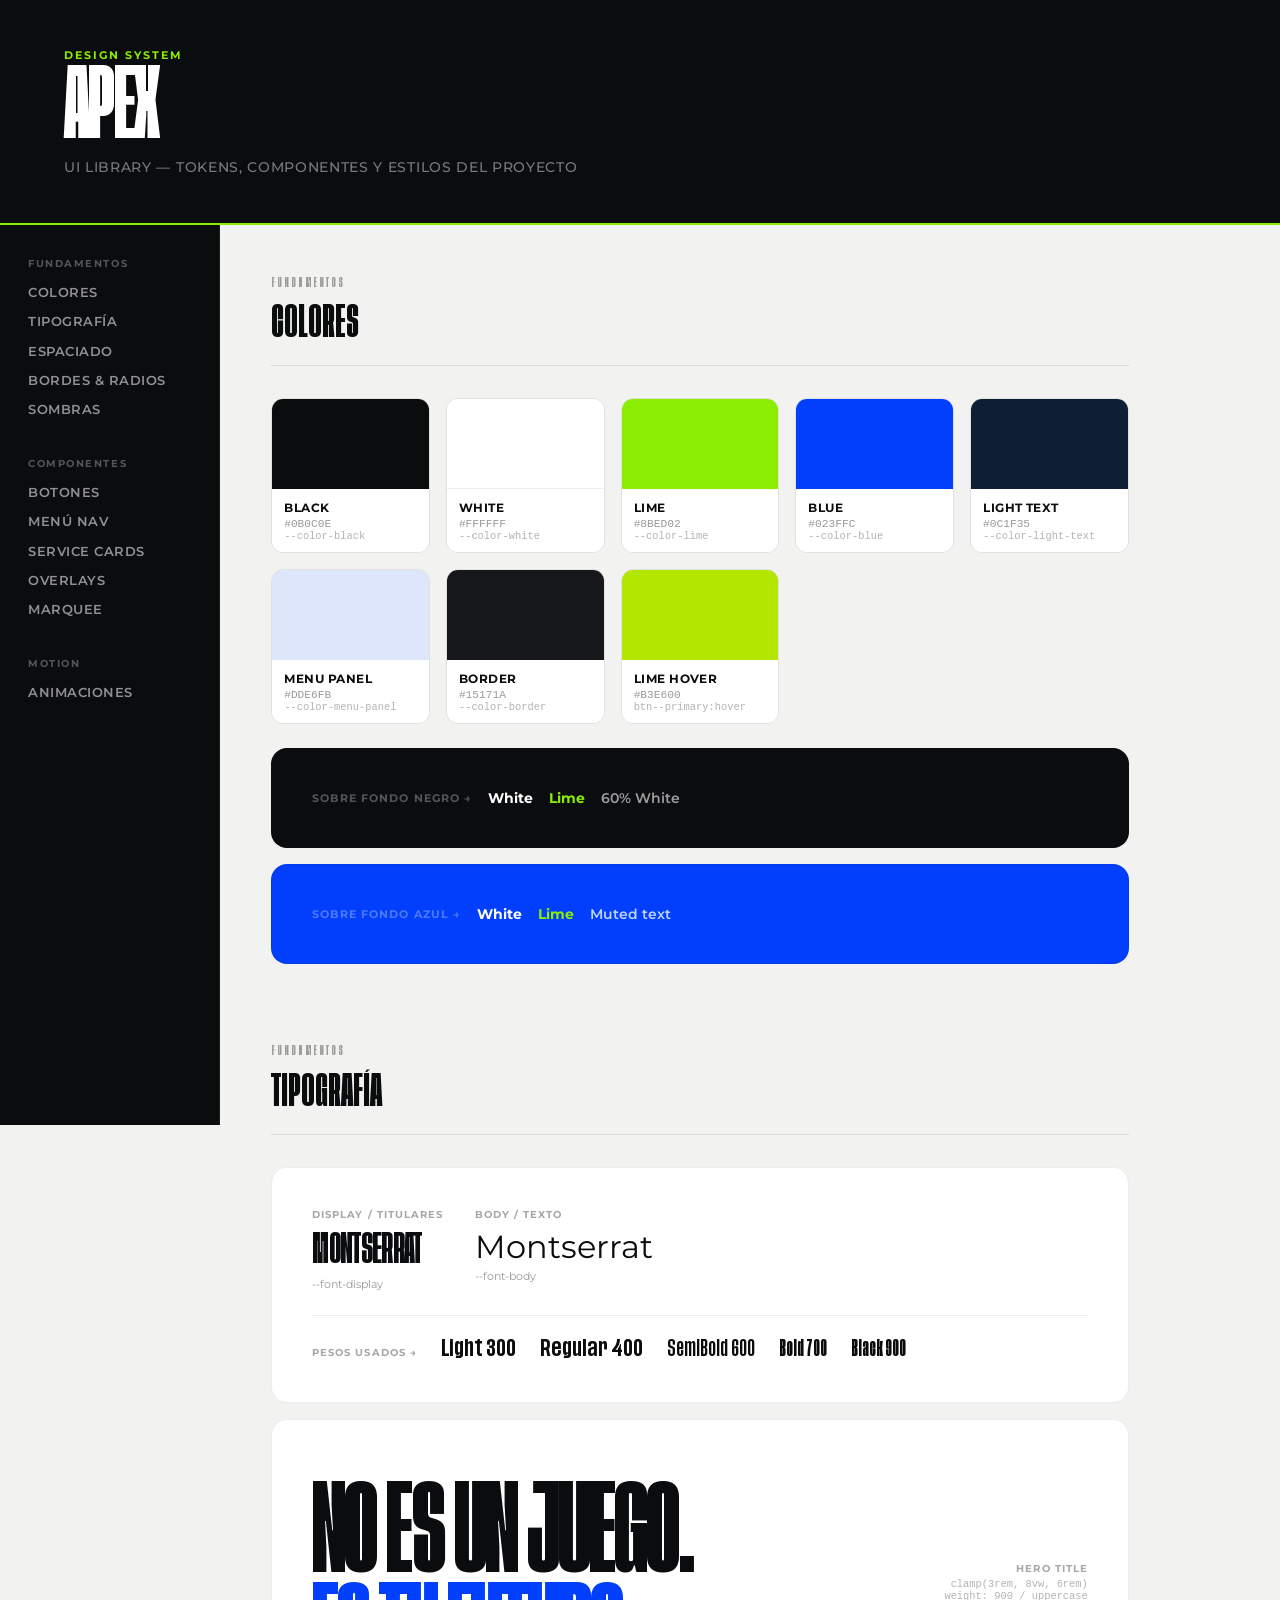
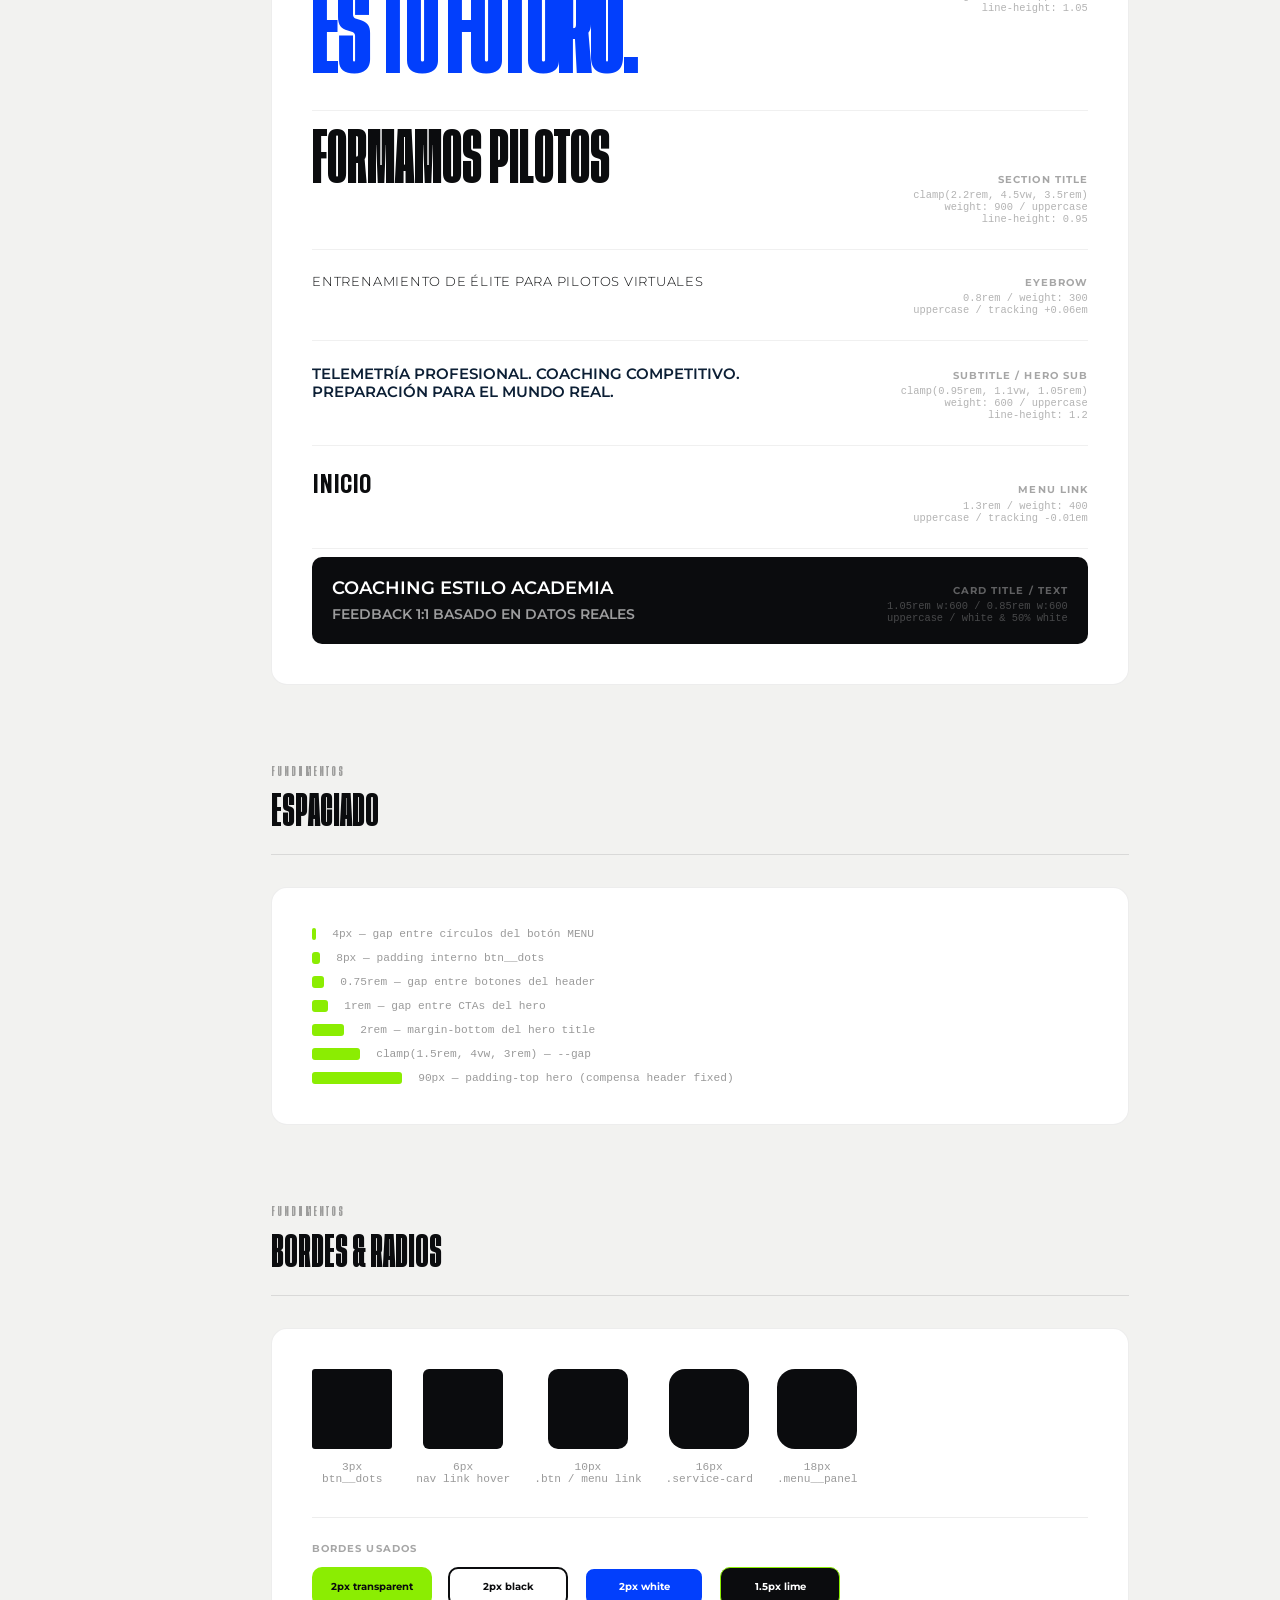
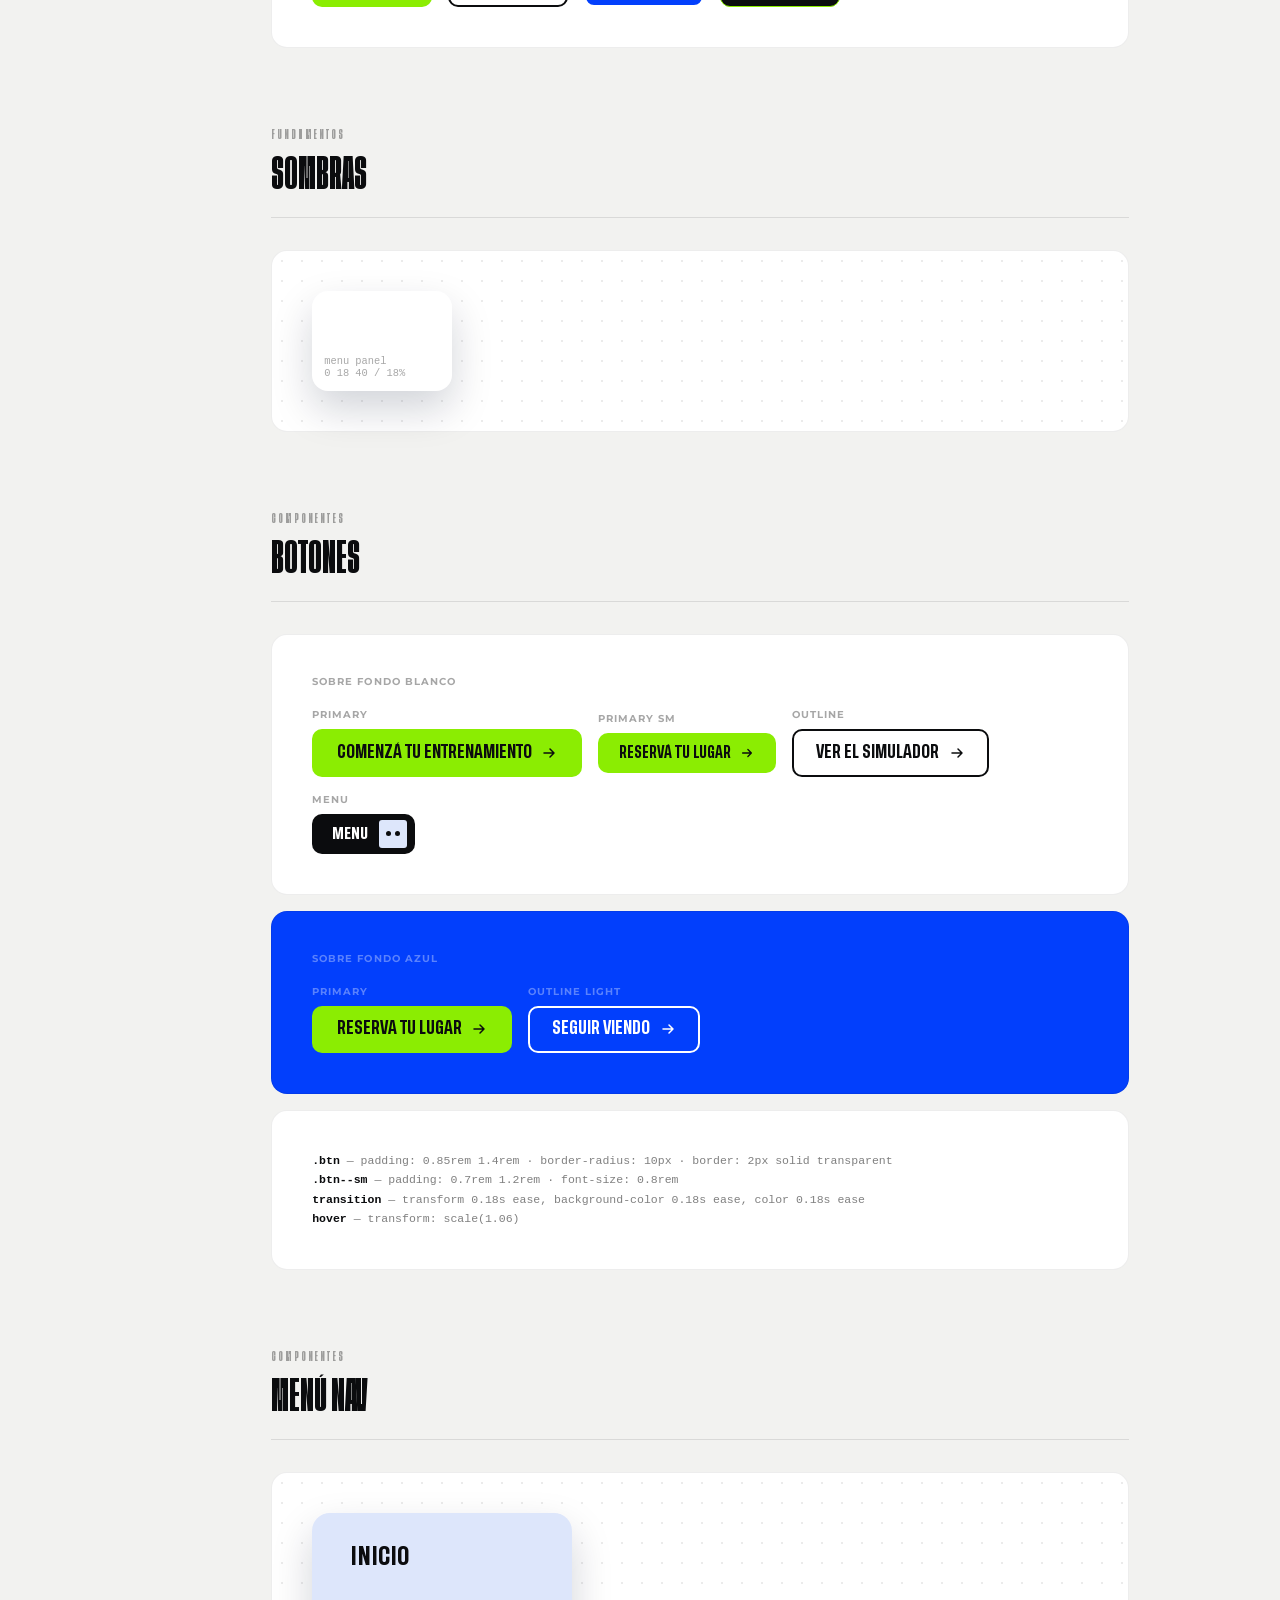
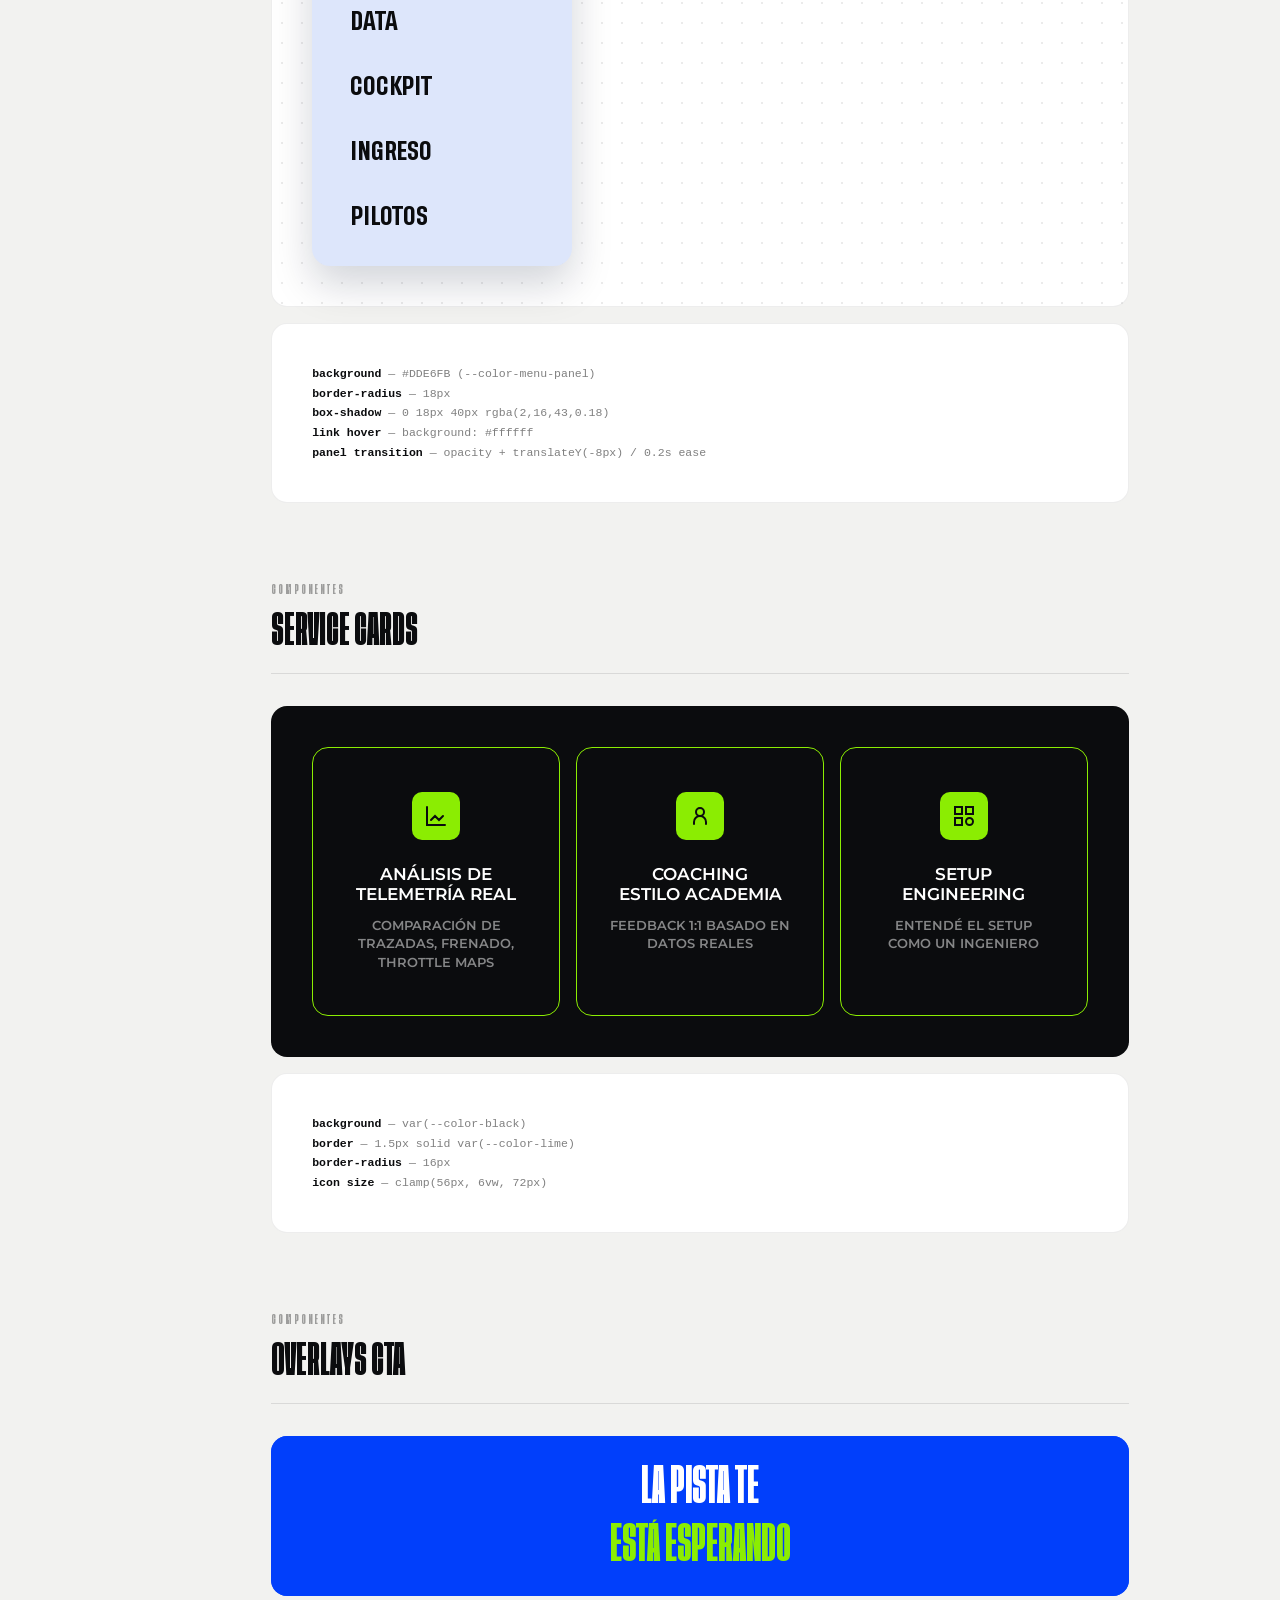
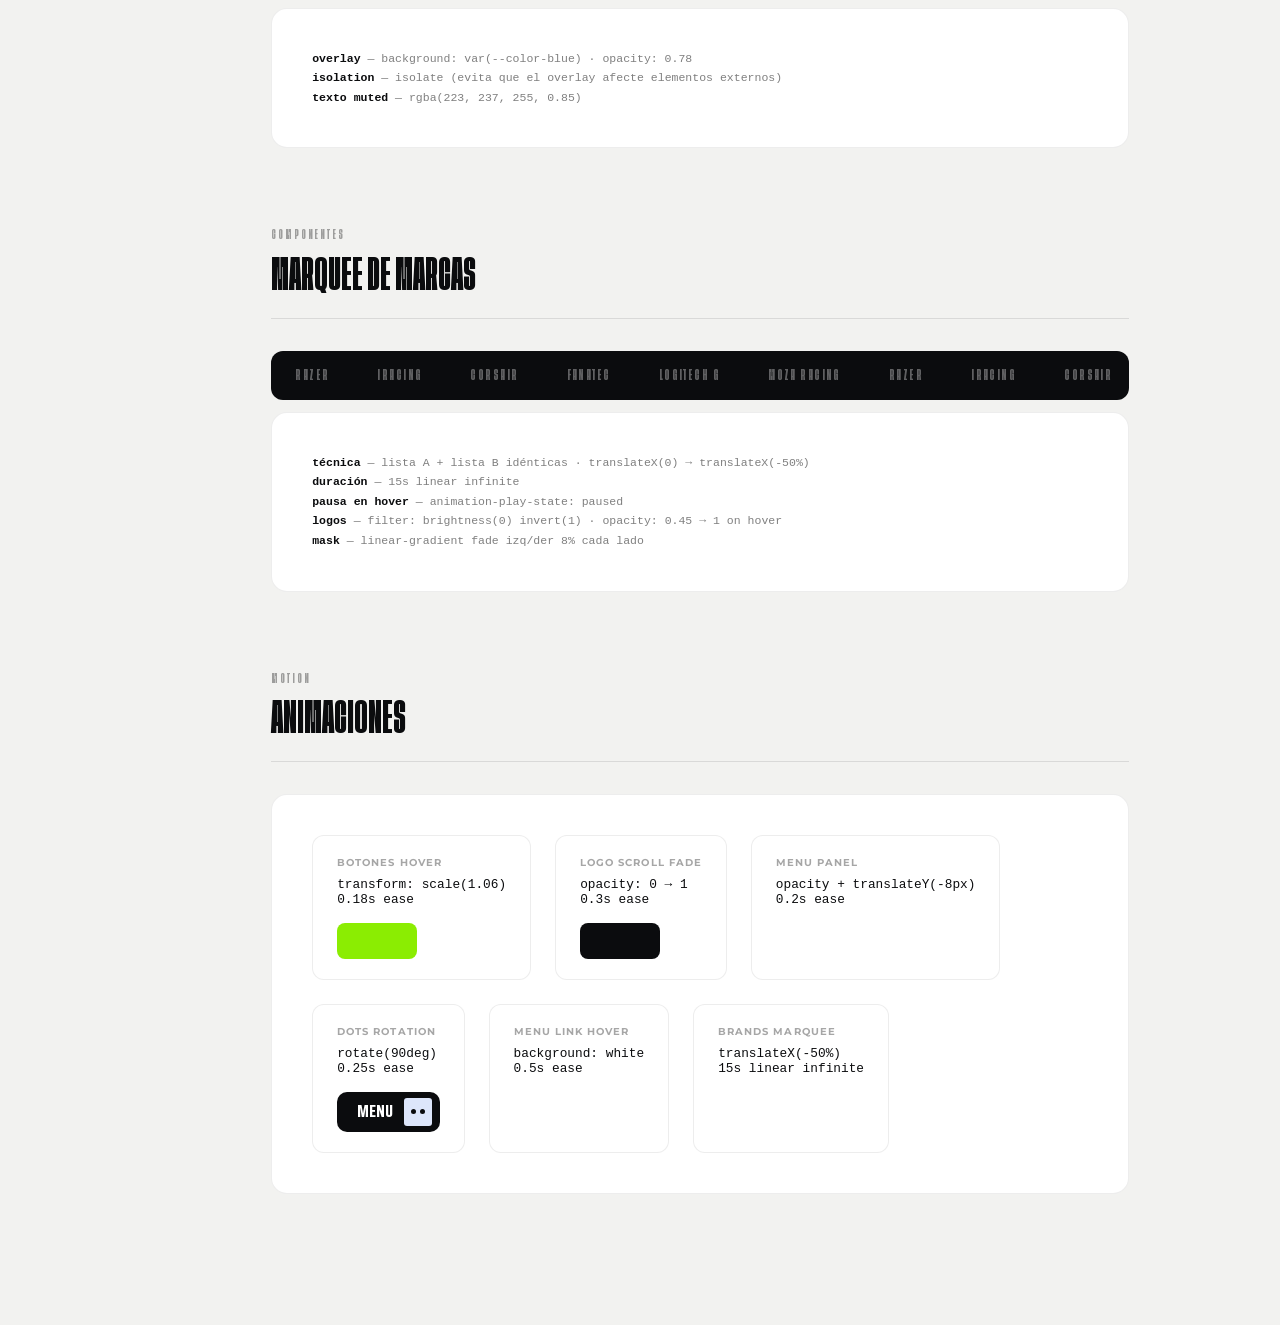
<file: seccion2.html>
<!DOCTYPE html>
<html lang="es">
<head>
  <meta charset="UTF-8" />
  <meta name="viewport" content="width=device-width, initial-scale=1.0" />
  <title>APEX — UI Library</title>

  <link rel="preconnect" href="https://fonts.googleapis.com">
  <link rel="preconnect" href="https://fonts.gstatic.com" crossorigin>
  <link href="https://fonts.googleapis.com/css2?family=Montserrat:ital,wght@0,100..900;1,100..900&display=swap" rel="stylesheet">
  <link href="https://fonts.googleapis.com/css2?family=Archivo+Black&family=Inter:wght@400;500;600;700&display=swap" rel="stylesheet">
  <link rel="stylesheet" href="fonts.css">

  <style>
    /* =============================================
       TOKENS — copiados 1:1 del styles.css del proyecto
    ============================================= */
    :root {
      --color-black:       #0b0c0e;
      --color-white:       #ffffff;
      --color-lime:        #8bed02;
      --color-blue:        #023ffc;
      --color-light-text:  #0c1f35;
      --color-border:      #15171a;
      --color-menu-panel:  #dde6fb;

      --font-display: 'Tusker', 'Arial Narrow', sans-serif;
      --font-body:    'Montserrat', system-ui, sans-serif;

      --container: 1200px;
      --gap: clamp(1.5rem, 4vw, 3rem);
    }

    /* =============================================
       RESET MÍNIMO
    ============================================= */
    *, *::before, *::after { margin: 0; padding: 0; box-sizing: border-box; }
    html { scroll-behavior: smooth; }
    body {
      font-family: var(--font-body);
      background: #f2f2f0;
      color: var(--color-black);
      overflow-x: hidden;
    }
    a { text-decoration: none; color: inherit; }
    img { max-width: 100%; display: block; }

    /* =============================================
       LAYOUT DE LA BIBLIOTECA
    ============================================= */
    .lib-header {
      background: var(--color-black);
      color: var(--color-white);
      padding: 3rem clamp(1.5rem, 5vw, 4rem);
      border-bottom: 2px solid var(--color-lime);
    }
    .lib-header__label {
      font-size: 0.7rem;
      font-weight: 700;
      letter-spacing: 0.18em;
      text-transform: uppercase;
      color: var(--color-lime);
      margin-bottom: 0.5rem;
    }
    .lib-header__title {
      font-family: var(--font-display);
      font-weight: 900;
      font-size: clamp(2.5rem, 6vw, 5rem);
      text-transform: uppercase;
      line-height: 1;
      letter-spacing: -0.02em;
    }
    .lib-header__sub {
      margin-top: 0.75rem;
      font-size: 0.85rem;
      font-weight: 500;
      color: rgba(255,255,255,0.45);
      text-transform: uppercase;
      letter-spacing: 0.05em;
    }

    /* Nav lateral sticky */
    .lib-layout {
      display: grid;
      grid-template-columns: 220px 1fr;
      min-height: 100vh;
      max-width: 100%;
    }
    .lib-nav {
      position: sticky;
      top: 0;
      height: 100vh;
      overflow-y: auto;
      background: var(--color-black);
      padding: 2rem 1.25rem;
      border-right: 1px solid rgba(255,255,255,0.07);
    }
    .lib-nav__section {
      margin-bottom: 2rem;
    }
    .lib-nav__label {
      font-size: 0.65rem;
      font-weight: 700;
      letter-spacing: 0.15em;
      text-transform: uppercase;
      color: rgba(255,255,255,0.3);
      margin-bottom: 0.5rem;
      padding-left: 0.5rem;
    }
    .lib-nav a {
      display: block;
      font-size: 0.8rem;
      font-weight: 600;
      text-transform: uppercase;
      letter-spacing: 0.04em;
      color: rgba(255,255,255,0.55);
      padding: 0.45rem 0.5rem;
      border-radius: 6px;
      transition: color 0.15s ease, background 0.15s ease;
    }
    .lib-nav a:hover {
      color: var(--color-lime);
      background: rgba(139,237,2,0.07);
    }

    .lib-content {
      padding: clamp(2rem, 4vw, 4rem) clamp(1.5rem, 4vw, 3.5rem);
      max-width: 960px;
    }

    /* Sección individual */
    .lib-section {
      margin-bottom: 5rem;
    }
    .lib-section__title {
      font-family: var(--font-display);
      font-weight: 900;
      font-size: 0.65rem;
      letter-spacing: 0.18em;
      text-transform: uppercase;
      color: rgba(0,0,0,0.35);
      margin-bottom: 0.4rem;
    }
    .lib-section__name {
      font-family: var(--font-display);
      font-weight: 900;
      font-size: clamp(1.6rem, 3vw, 2.2rem);
      text-transform: uppercase;
      color: var(--color-black);
      margin-bottom: 2rem;
      padding-bottom: 1rem;
      border-bottom: 1.5px solid rgba(0,0,0,0.1);
    }

    /* Canvas de muestra */
    .lib-canvas {
      background: var(--color-white);
      border-radius: 16px;
      padding: 2.5rem;
      margin-bottom: 1rem;
      border: 1px solid rgba(0,0,0,0.07);
    }
    .lib-canvas--dark {
      background: var(--color-black);
    }
    .lib-canvas--blue {
      background: var(--color-blue);
    }
    .lib-canvas--grid {
      background-image: radial-gradient(circle, rgba(0,0,0,0.08) 1px, transparent 1px);
      background-size: 20px 20px;
    }

    /* Token chip */
    .token-tag {
      display: inline-block;
      font-family: 'Courier New', monospace;
      font-size: 0.7rem;
      background: rgba(0,0,0,0.06);
      color: rgba(0,0,0,0.5);
      border-radius: 4px;
      padding: 0.2rem 0.5rem;
      margin-top: 0.35rem;
    }
    .token-tag--light {
      background: rgba(255,255,255,0.12);
      color: rgba(255,255,255,0.5);
    }

    /* =============================================
       COLORES
    ============================================= */
    .color-grid {
      display: grid;
      grid-template-columns: repeat(auto-fill, minmax(140px, 1fr));
      gap: 1rem;
    }
    .color-swatch {
      border-radius: 12px;
      overflow: hidden;
      border: 1px solid rgba(0,0,0,0.07);
    }
    .color-swatch__block {
      height: 90px;
    }
    .color-swatch__info {
      background: var(--color-white);
      padding: 0.65rem 0.75rem;
    }
    .color-swatch__name {
      font-size: 0.75rem;
      font-weight: 700;
      text-transform: uppercase;
      letter-spacing: 0.04em;
      color: var(--color-black);
      margin-bottom: 0.2rem;
    }
    .color-swatch__hex {
      font-family: 'Courier New', monospace;
      font-size: 0.7rem;
      color: rgba(0,0,0,0.4);
    }
    .color-swatch__var {
      font-family: 'Courier New', monospace;
      font-size: 0.65rem;
      color: rgba(0,0,0,0.3);
    }

    /* =============================================
       TIPOGRAFÍA — estilos del proyecto
    ============================================= */
    .type-row {
      padding: 1.5rem 0;
      border-bottom: 1px solid rgba(0,0,0,0.06);
      display: flex;
      align-items: baseline;
      justify-content: space-between;
      gap: 2rem;
      flex-wrap: wrap;
    }
    .type-row:last-child { border-bottom: none; }
    .type-meta {
      flex-shrink: 0;
      text-align: right;
    }
    .type-meta__role {
      font-size: 0.65rem;
      font-weight: 700;
      text-transform: uppercase;
      letter-spacing: 0.1em;
      color: rgba(0,0,0,0.35);
    }
    .type-meta__spec {
      font-family: 'Courier New', monospace;
      font-size: 0.65rem;
      color: rgba(0,0,0,0.3);
      margin-top: 0.2rem;
    }

    /* Estilos tipográficos reales del proyecto */
    .t-hero-title {
      font-family: var(--font-display);
      font-weight: 900;
      text-transform: uppercase;
      line-height: 1.05;
      font-size: clamp(3rem, 8vw, 6rem);
      letter-spacing: -0.02em;
    }
    .t-hero-title--dark  { color: var(--color-black); }
    .t-hero-title--blue  { color: var(--color-blue); }

    .t-section-title {
      font-family: var(--font-display);
      font-weight: 900;
      text-transform: uppercase;
      line-height: 0.95;
      font-size: clamp(2.2rem, 4.5vw, 3.5rem);
      color: var(--color-black);
    }

    .t-cta-title {
      font-family: var(--font-display);
      font-weight: 900;
      text-transform: uppercase;
      line-height: 1.06;
      font-size: clamp(3rem, 8vw, 6rem);
      color: var(--color-white);
    }
    .t-cta-title span { color: var(--color-lime); }

    .t-eyebrow {
      font-size: 0.8rem;
      font-weight: 300;
      text-transform: uppercase;
      letter-spacing: 0.06em;
      color: var(--color-black);
    }

    .t-subtitle {
      font-size: clamp(0.95rem, 1.1vw, 1.05rem);
      font-weight: 600;
      line-height: 1.2;
      text-transform: uppercase;
      color: var(--color-light-text);
    }

    .t-card-title {
      font-family: var(--font-body);
      font-weight: 600;
      text-transform: uppercase;
      line-height: 1.2;
      font-size: clamp(1rem, 1.4vw, 1.15rem);
      color: var(--color-white);
    }

    .t-card-text {
      font-size: 0.85rem;
      font-weight: 600;
      text-transform: uppercase;
      line-height: 1.4;
      color: rgba(255,255,255,0.6);
    }

    .t-menu-link {
      font-family: var(--font-display);
      font-weight: 400;
      text-transform: uppercase;
      font-size: 1.3rem;
      letter-spacing: -0.01em;
      color: var(--color-black);
    }

    .t-services-sub {
      font-size: clamp(0.85rem, 1vw, 0.95rem);
      font-weight: 700;
      text-transform: uppercase;
      line-height: 1.45;
      color: var(--color-light-text);
    }

    /* =============================================
       BOTONES — copiados exactos del proyecto
    ============================================= */
    .btn {
      display: inline-flex;
      align-items: center;
      justify-content: center;
      gap: 0.6rem;
      line-height: 1;
      font-family: var(--font-display);
      font-weight: 400;
      text-transform: uppercase;
      padding: 0.85rem 1.4rem;
      border-radius: 10px;
      border: 2px solid transparent;
      cursor: pointer;
      transition: transform 0.18s ease, background-color 0.18s ease, color 0.18s ease;
      white-space: nowrap;
      font-size: 0.9rem;
    }
    .btn--primary { background: var(--color-lime); color: var(--color-black); }
    .btn--primary:hover { transform: scale(1.06); background: #b3e600; }
    .btn--outline { background: transparent; border-color: var(--color-black); color: var(--color-black); }
    .btn--outline:hover { transform: scale(1.06); background: var(--color-black); color: var(--color-white); }
    .btn--menu {
      background: var(--color-black); color: var(--color-white);
      font-size: 0.85rem;
      padding: 0.7rem 2.8rem 0.7rem 1.1rem;
      position: relative;
    }
    .btn--menu:hover { transform: scale(1.06); background: #1b1d20; }
    .btn--outline-light { background: transparent; border-color: var(--color-white); color: var(--color-white); }
    .btn--outline-light:hover { transform: scale(1.06); background: var(--color-white); color: var(--color-blue); }
    .btn--sm { padding: 0.7rem 1.2rem; font-size: 0.8rem; }

    .btn__dots {
      position: absolute; top: 50%; right: 6px;
      transform: translateY(-50%);
      display: inline-flex; align-items: center; justify-content: center;
      background: var(--color-menu-panel);
      border-radius: 3px; aspect-ratio: 1/1; height: calc(100% - 8px);
    }
    .btn__dots-inner {
      display: inline-flex; align-items: center; justify-content: center;
      width: 100%; height: 100%; gap: 4px;
      transition: transform 0.25s ease;
    }
    .btn--menu:hover .btn__dots-inner { transform: rotate(90deg); }
    .btn__dots-inner span {
      width: 5px; height: 5px; border-radius: 50%;
      background: var(--color-black); flex-shrink: 0;
    }

    .btn-row {
      display: flex;
      flex-wrap: wrap;
      gap: 1rem;
      align-items: center;
    }

    /* Label de botón en la biblioteca */
    .btn-item {
      display: flex;
      flex-direction: column;
      align-items: flex-start;
      gap: 0.5rem;
    }
    .btn-item__label {
      font-size: 0.65rem;
      font-weight: 700;
      text-transform: uppercase;
      letter-spacing: 0.1em;
      color: rgba(0,0,0,0.35);
    }
    .btn-item--light .btn-item__label {
      color: rgba(255,255,255,0.35);
    }

    /* =============================================
       TARJETA DE SERVICIO — copiada exacta
    ============================================= */
    .service-card {
      background: var(--color-black);
      border: 1.5px solid var(--color-lime);
      border-radius: 16px;
      padding: clamp(2rem, 4vw, 2.75rem) clamp(1.25rem, 3vw, 2rem);
      display: flex;
      flex-direction: column;
      align-items: center;
      text-align: center;
    }
    .service-card__icon {
      width: 48px; height: 48px;
      background: var(--color-lime);
      border-radius: 10px;
      margin-bottom: 1.5rem;
      display: flex; align-items: center; justify-content: center;
    }
    .service-card__icon svg { width: 24px; height: 24px; }
    .service-card__title {
      font-family: var(--font-body); font-weight: 600;
      text-transform: uppercase; line-height: 1.2;
      font-size: 1.05rem; color: var(--color-white); margin-bottom: 0.75rem;
    }
    .service-card__text {
      font-size: 0.82rem; font-weight: 600; text-transform: uppercase;
      line-height: 1.4; color: rgba(255,255,255,0.5); max-width: 26ch;
    }

    /* =============================================
       PANEL DE MENÚ
    ============================================= */
    .menu__panel-demo {
      background: var(--color-menu-panel);
      border-radius: 18px;
      padding: 1.5rem 1.75rem;
      box-shadow: 0 18px 40px rgba(2, 16, 43, 0.18);
      max-width: 260px;
    }
    .menu__list { list-style: none; display: flex; flex-direction: column; gap: 1.25rem; }
    .menu__link {
      padding: 5px 10px 10px;
      border-radius: 10px;
      display: block;
      font-family: var(--font-display);
      font-weight: 400;
      text-transform: uppercase;
      font-size: 1.3rem;
      letter-spacing: -0.01em;
      color: var(--color-black);
      transition: background 0.3s ease;
    }
    .menu__link:hover { background: #ffffff; }

    /* =============================================
       RADIO / BORDER-RADIUS
    ============================================= */
    .radius-grid {
      display: flex;
      flex-wrap: wrap;
      gap: 1.5rem;
      align-items: flex-end;
    }
    .radius-item {
      display: flex;
      flex-direction: column;
      align-items: center;
      gap: 0.75rem;
    }
    .radius-block {
      background: var(--color-black);
      width: 80px; height: 80px;
    }
    .radius-item__label {
      font-family: 'Courier New', monospace;
      font-size: 0.7rem;
      color: rgba(0,0,0,0.4);
      text-align: center;
    }

    /* =============================================
       ESPACIADO / SPACING
    ============================================= */
    .spacing-rows { display: flex; flex-direction: column; gap: 0.75rem; }
    .spacing-row {
      display: flex;
      align-items: center;
      gap: 1rem;
    }
    .spacing-bar {
      background: var(--color-lime);
      height: 12px;
      border-radius: 3px;
      flex-shrink: 0;
    }
    .spacing-label {
      font-family: 'Courier New', monospace;
      font-size: 0.7rem;
      color: rgba(0,0,0,0.4);
      white-space: nowrap;
    }

    /* =============================================
       SOMBRAS / SHADOWS
    ============================================= */
    .shadow-grid {
      display: flex;
      flex-wrap: wrap;
      gap: 2rem;
    }
    .shadow-item {
      background: var(--color-white);
      border-radius: 16px;
      width: 140px; height: 100px;
      display: flex;
      align-items: flex-end;
      padding: 0.75rem;
    }
    .shadow-item__label {
      font-family: 'Courier New', monospace;
      font-size: 0.65rem;
      color: rgba(0,0,0,0.35);
    }

    /* =============================================
       OVERLAY / BLEND MODES
    ============================================= */
    .overlay-demo {
      border-radius: 16px;
      overflow: hidden;
      position: relative;
      height: 160px;
      background: var(--color-blue);
      display: flex;
      align-items: center;
      justify-content: center;
    }
    .overlay-demo__tint {
      position: absolute; inset: 0;
      background: var(--color-blue);
      opacity: 0.78;
    }
    .overlay-demo__text {
      position: relative; z-index: 1;
      font-family: var(--font-display);
      font-weight: 900;
      font-size: 2.5rem;
      text-transform: uppercase;
      color: var(--color-white);
      text-align: center;
    }
    .overlay-demo__text span { color: var(--color-lime); }

    /* =============================================
       ANIMACIONES
    ============================================= */
    .anim-grid {
      display: flex;
      flex-wrap: wrap;
      gap: 1.5rem;
    }
    .anim-item {
      background: var(--color-white);
      border: 1px solid rgba(0,0,0,0.07);
      border-radius: 12px;
      padding: 1.25rem 1.5rem;
      display: flex;
      flex-direction: column;
      gap: 0.5rem;
    }
    .anim-item__label {
      font-size: 0.65rem;
      font-weight: 700;
      text-transform: uppercase;
      letter-spacing: 0.1em;
      color: rgba(0,0,0,0.35);
    }
    .anim-item__value {
      font-family: 'Courier New', monospace;
      font-size: 0.8rem;
      color: var(--color-black);
    }
    .anim-demo-btn {
      margin-top: 0.5rem;
      width: 80px; height: 36px;
      border-radius: 8px;
      background: var(--color-lime);
      border: none; cursor: pointer;
    }
    .anim-demo-btn--scale { transition: transform 0.18s ease; }
    .anim-demo-btn--scale:hover { transform: scale(1.06); }
    .anim-demo-btn--fade { transition: opacity 0.3s ease; }
    .anim-demo-btn--fade:hover { opacity: 0; }

    /* Marquee demo */
    .marquee-demo {
      background: var(--color-black);
      border-radius: 12px;
      overflow: hidden;
      padding: 1rem 0;
    }
    .marquee-track {
      display: flex;
      width: max-content;
      animation: marquee-scroll 8s linear infinite;
    }
    .marquee-list {
      display: flex;
      align-items: center;
      gap: 3rem;
      list-style: none;
      padding: 0 1.5rem;
    }
    .marquee-list li {
      font-family: var(--font-display);
      font-weight: 700;
      font-size: 0.75rem;
      text-transform: uppercase;
      letter-spacing: 0.12em;
      color: rgba(255,255,255,0.35);
      white-space: nowrap;
    }
    @keyframes marquee-scroll {
      from { transform: translateX(0); }
      to   { transform: translateX(-50%); }
    }

    /* =============================================
       DIVIDER
    ============================================= */
    .lib-divider {
      border: none;
      border-top: 1px solid rgba(0,0,0,0.08);
      margin: 3rem 0;
    }

    /* =============================================
       LOGO DEMO
    ============================================= */
    .logo-demo {
      font-family: var(--font-display);
      font-size: 1.6rem;
      font-weight: 900;
      text-transform: uppercase;
      letter-spacing: -0.02em;
      color: var(--color-white);
    }

    /* responsive: ocultar nav lateral en mobile */
    @media (max-width: 700px) {
      .lib-layout { grid-template-columns: 1fr; }
      .lib-nav { display: none; }
    }
  </style>
</head>
<body>

  <!-- ===== HEADER ===== -->
  <div class="lib-header">
    <p class="lib-header__label">Design System</p>
    <h1 class="lib-header__title">APEX</h1>
    <p class="lib-header__sub">UI Library — Tokens, componentes y estilos del proyecto</p>
  </div>

  <div class="lib-layout">

    <!-- ===== NAV LATERAL ===== -->
    <nav class="lib-nav">
      <div class="lib-nav__section">
        <p class="lib-nav__label">Fundamentos</p>
        <a href="#colores">Colores</a>
        <a href="#tipografia">Tipografía</a>
        <a href="#espaciado">Espaciado</a>
        <a href="#bordes">Bordes & radios</a>
        <a href="#sombras">Sombras</a>
      </div>
      <div class="lib-nav__section">
        <p class="lib-nav__label">Componentes</p>
        <a href="#botones">Botones</a>
        <a href="#menu">Menú nav</a>
        <a href="#cards">Service cards</a>
        <a href="#overlays">Overlays</a>
        <a href="#marquee">Marquee</a>
      </div>
      <div class="lib-nav__section">
        <p class="lib-nav__label">Motion</p>
        <a href="#animaciones">Animaciones</a>
      </div>
    </nav>

    <!-- ===== CONTENIDO ===== -->
    <main class="lib-content">

      <!-- ===== COLORES ===== -->
      <section class="lib-section" id="colores">
        <p class="lib-section__title">Fundamentos</p>
        <h2 class="lib-section__name">Colores</h2>

        <div class="color-grid">

          <div class="color-swatch">
            <div class="color-swatch__block" style="background:#0b0c0e;"></div>
            <div class="color-swatch__info">
              <p class="color-swatch__name">Black</p>
              <p class="color-swatch__hex">#0B0C0E</p>
              <p class="color-swatch__var">--color-black</p>
            </div>
          </div>

          <div class="color-swatch">
            <div class="color-swatch__block" style="background:#ffffff; border-bottom:1px solid #eee;"></div>
            <div class="color-swatch__info">
              <p class="color-swatch__name">White</p>
              <p class="color-swatch__hex">#FFFFFF</p>
              <p class="color-swatch__var">--color-white</p>
            </div>
          </div>

          <div class="color-swatch">
            <div class="color-swatch__block" style="background:#8bed02;"></div>
            <div class="color-swatch__info">
              <p class="color-swatch__name">Lime</p>
              <p class="color-swatch__hex">#8BED02</p>
              <p class="color-swatch__var">--color-lime</p>
            </div>
          </div>

          <div class="color-swatch">
            <div class="color-swatch__block" style="background:#023ffc;"></div>
            <div class="color-swatch__info">
              <p class="color-swatch__name">Blue</p>
              <p class="color-swatch__hex">#023FFC</p>
              <p class="color-swatch__var">--color-blue</p>
            </div>
          </div>

          <div class="color-swatch">
            <div class="color-swatch__block" style="background:#0c1f35;"></div>
            <div class="color-swatch__info">
              <p class="color-swatch__name">Light Text</p>
              <p class="color-swatch__hex">#0C1F35</p>
              <p class="color-swatch__var">--color-light-text</p>
            </div>
          </div>

          <div class="color-swatch">
            <div class="color-swatch__block" style="background:#dde6fb;"></div>
            <div class="color-swatch__info">
              <p class="color-swatch__name">Menu Panel</p>
              <p class="color-swatch__hex">#DDE6FB</p>
              <p class="color-swatch__var">--color-menu-panel</p>
            </div>
          </div>

          <div class="color-swatch">
            <div class="color-swatch__block" style="background:#15171a;"></div>
            <div class="color-swatch__info">
              <p class="color-swatch__name">Border</p>
              <p class="color-swatch__hex">#15171A</p>
              <p class="color-swatch__var">--color-border</p>
            </div>
          </div>

          <div class="color-swatch">
            <div class="color-swatch__block" style="background:#b3e600;"></div>
            <div class="color-swatch__info">
              <p class="color-swatch__name">Lime Hover</p>
              <p class="color-swatch__hex">#B3E600</p>
              <p class="color-swatch__var">btn--primary:hover</p>
            </div>
          </div>

        </div>

        <!-- Uso en contexto -->
        <div style="margin-top: 1.5rem;">
          <div class="lib-canvas lib-canvas--dark" style="display:flex; gap:1rem; flex-wrap:wrap; align-items:center;">
            <span style="font-size:0.7rem; font-weight:700; text-transform:uppercase; letter-spacing:0.1em; color:rgba(255,255,255,0.3);">Sobre fondo negro →</span>
            <span style="color:var(--color-white); font-weight:700; font-size:0.9rem;">White</span>
            <span style="color:var(--color-lime); font-weight:700; font-size:0.9rem;">Lime</span>
            <span style="color:rgba(255,255,255,0.6); font-weight:600; font-size:0.85rem;">60% White</span>
          </div>
          <div class="lib-canvas lib-canvas--blue" style="display:flex; gap:1rem; flex-wrap:wrap; align-items:center; margin-top:0.75rem;">
            <span style="font-size:0.7rem; font-weight:700; text-transform:uppercase; letter-spacing:0.1em; color:rgba(255,255,255,0.3);">Sobre fondo azul →</span>
            <span style="color:var(--color-white); font-weight:700; font-size:0.9rem;">White</span>
            <span style="color:var(--color-lime); font-weight:700; font-size:0.9rem;">Lime</span>
            <span style="color:rgba(223,237,255,0.85); font-weight:600; font-size:0.85rem;">Muted text</span>
          </div>
        </div>
      </section>

      <!-- ===== TIPOGRAFÍA ===== -->
      <section class="lib-section" id="tipografia">
        <p class="lib-section__title">Fundamentos</p>
        <h2 class="lib-section__name">Tipografía</h2>

        <!-- Familias -->
        <div class="lib-canvas" style="margin-bottom:1rem;">
          <div style="display:flex; gap:2rem; flex-wrap:wrap; margin-bottom:1.5rem;">
            <div>
              <p style="font-size:0.65rem; font-weight:700; text-transform:uppercase; letter-spacing:0.1em; color:rgba(0,0,0,0.35); margin-bottom:0.4rem;">Display / Titulares</p>
              <p style="font-family:var(--font-display); font-size:2rem; font-weight:900; text-transform:uppercase; letter-spacing:-0.02em;">Montserrat</p>
              <p style="font-size:0.7rem; color:rgba(0,0,0,0.4); margin-top:0.2rem;">--font-display</p>
            </div>
            <div>
              <p style="font-size:0.65rem; font-weight:700; text-transform:uppercase; letter-spacing:0.1em; color:rgba(0,0,0,0.35); margin-bottom:0.4rem;">Body / Texto</p>
              <p style="font-family:var(--font-body); font-size:2rem; font-weight:400;">Montserrat</p>
              <p style="font-size:0.7rem; color:rgba(0,0,0,0.4); margin-top:0.2rem;">--font-body</p>
            </div>
          </div>
          <!-- Pesos disponibles -->
          <div style="display:flex; gap:1.5rem; flex-wrap:wrap; align-items:baseline; padding-top:1.25rem; border-top:1px solid rgba(0,0,0,0.07);">
            <span style="font-size:0.65rem; font-weight:700; text-transform:uppercase; letter-spacing:0.1em; color:rgba(0,0,0,0.35);">Pesos usados →</span>
            <span style="font-family:var(--font-display); font-weight:300; font-size:1.1rem;">Light 300</span>
            <span style="font-family:var(--font-display); font-weight:400; font-size:1.1rem;">Regular 400</span>
            <span style="font-family:var(--font-display); font-weight:600; font-size:1.1rem;">SemiBold 600</span>
            <span style="font-family:var(--font-display); font-weight:700; font-size:1.1rem;">Bold 700</span>
            <span style="font-family:var(--font-display); font-weight:900; font-size:1.1rem;">Black 900</span>
          </div>
        </div>

        <!-- Escala tipográfica -->
        <div class="lib-canvas">

          <div class="type-row">
            <div>
              <p class="t-hero-title t-hero-title--dark">No es un juego.</p>
              <p class="t-hero-title t-hero-title--blue">Es tu futuro.</p>
            </div>
            <div class="type-meta">
              <p class="type-meta__role">Hero Title</p>
              <p class="type-meta__spec">clamp(3rem, 8vw, 6rem)<br>weight: 900 / uppercase<br>line-height: 1.05</p>
            </div>
          </div>

          <div class="type-row">
            <p class="t-section-title">Formamos pilotos</p>
            <div class="type-meta">
              <p class="type-meta__role">Section Title</p>
              <p class="type-meta__spec">clamp(2.2rem, 4.5vw, 3.5rem)<br>weight: 900 / uppercase<br>line-height: 0.95</p>
            </div>
          </div>

          <div class="type-row">
            <p class="t-eyebrow">Entrenamiento de élite para pilotos virtuales</p>
            <div class="type-meta">
              <p class="type-meta__role">Eyebrow</p>
              <p class="type-meta__spec">0.8rem / weight: 300<br>uppercase / tracking +0.06em</p>
            </div>
          </div>

          <div class="type-row">
            <p class="t-subtitle">Telemetría profesional. Coaching competitivo.<br>Preparación para el mundo real.</p>
            <div class="type-meta">
              <p class="type-meta__role">Subtitle / Hero Sub</p>
              <p class="type-meta__spec">clamp(0.95rem, 1.1vw, 1.05rem)<br>weight: 600 / uppercase<br>line-height: 1.2</p>
            </div>
          </div>

          <div class="type-row">
            <p class="t-menu-link">Inicio</p>
            <div class="type-meta">
              <p class="type-meta__role">Menu Link</p>
              <p class="type-meta__spec">1.3rem / weight: 400<br>uppercase / tracking -0.01em</p>
            </div>
          </div>

          <div class="type-row" style="background:var(--color-black); border-radius:10px; padding:1.25rem; margin-top:0.5rem; border-bottom:none;">
            <div>
              <p class="t-card-title">Coaching estilo academia</p>
              <p class="t-card-text" style="margin-top:0.4rem;">Feedback 1:1 basado en datos reales</p>
            </div>
            <div class="type-meta">
              <p class="type-meta__role" style="color:rgba(255,255,255,0.35);">Card Title / Text</p>
              <p class="type-meta__spec" style="color:rgba(255,255,255,0.25);">1.05rem w:600 / 0.85rem w:600<br>uppercase / white & 50% white</p>
            </div>
          </div>

        </div>
      </section>

      <!-- ===== ESPACIADO ===== -->
      <section class="lib-section" id="espaciado">
        <p class="lib-section__title">Fundamentos</p>
        <h2 class="lib-section__name">Espaciado</h2>
        <div class="lib-canvas">
          <div class="spacing-rows">
            <div class="spacing-row">
              <div class="spacing-bar" style="width:4px;"></div>
              <span class="spacing-label">4px — gap entre círculos del botón MENU</span>
            </div>
            <div class="spacing-row">
              <div class="spacing-bar" style="width:8px;"></div>
              <span class="spacing-label">8px — padding interno btn__dots</span>
            </div>
            <div class="spacing-row">
              <div class="spacing-bar" style="width:12px;"></div>
              <span class="spacing-label">0.75rem — gap entre botones del header</span>
            </div>
            <div class="spacing-row">
              <div class="spacing-bar" style="width:16px;"></div>
              <span class="spacing-label">1rem — gap entre CTAs del hero</span>
            </div>
            <div class="spacing-row">
              <div class="spacing-bar" style="width:32px;"></div>
              <span class="spacing-label">2rem — margin-bottom del hero title</span>
            </div>
            <div class="spacing-row">
              <div class="spacing-bar" style="width:48px;"></div>
              <span class="spacing-label">clamp(1.5rem, 4vw, 3rem) — --gap</span>
            </div>
            <div class="spacing-row">
              <div class="spacing-bar" style="width:90px;"></div>
              <span class="spacing-label">90px — padding-top hero (compensa header fixed)</span>
            </div>
          </div>
        </div>
      </section>

      <!-- ===== BORDES & RADIOS ===== -->
      <section class="lib-section" id="bordes">
        <p class="lib-section__title">Fundamentos</p>
        <h2 class="lib-section__name">Bordes & radios</h2>
        <div class="lib-canvas">
          <div class="radius-grid">
            <div class="radius-item">
              <div class="radius-block" style="border-radius:3px;"></div>
              <span class="radius-item__label">3px<br>btn__dots</span>
            </div>
            <div class="radius-item">
              <div class="radius-block" style="border-radius:6px;"></div>
              <span class="radius-item__label">6px<br>nav link hover</span>
            </div>
            <div class="radius-item">
              <div class="radius-block" style="border-radius:10px;"></div>
              <span class="radius-item__label">10px<br>.btn / menu link</span>
            </div>
            <div class="radius-item">
              <div class="radius-block" style="border-radius:16px;"></div>
              <span class="radius-item__label">16px<br>.service-card</span>
            </div>
            <div class="radius-item">
              <div class="radius-block" style="border-radius:18px;"></div>
              <span class="radius-item__label">18px<br>.menu__panel</span>
            </div>
          </div>

          <div style="margin-top:2rem; padding-top:1.5rem; border-top:1px solid rgba(0,0,0,0.07);">
            <p style="font-size:0.65rem; font-weight:700; text-transform:uppercase; letter-spacing:0.1em; color:rgba(0,0,0,0.35); margin-bottom:0.75rem;">Bordes usados</p>
            <div style="display:flex; flex-wrap:wrap; gap:1rem; align-items:center;">
              <div style="width:120px; height:40px; border:2px solid transparent; border-radius:10px; background:var(--color-lime); display:flex; align-items:center; justify-content:center; font-size:0.65rem; font-weight:700; color:var(--color-black);">2px transparent</div>
              <div style="width:120px; height:40px; border:2px solid var(--color-black); border-radius:10px; display:flex; align-items:center; justify-content:center; font-size:0.65rem; font-weight:700;">2px black</div>
              <div style="width:120px; height:40px; border:2px solid var(--color-white); border-radius:10px; background:var(--color-blue); display:flex; align-items:center; justify-content:center; font-size:0.65rem; font-weight:700; color:white;">2px white</div>
              <div style="width:120px; height:40px; border:1.5px solid var(--color-lime); border-radius:10px; background:var(--color-black); display:flex; align-items:center; justify-content:center; font-size:0.65rem; font-weight:700; color:white;">1.5px lime</div>
            </div>
          </div>
        </div>
      </section>

      <!-- ===== SOMBRAS ===== -->
      <section class="lib-section" id="sombras">
        <p class="lib-section__title">Fundamentos</p>
        <h2 class="lib-section__name">Sombras</h2>
        <div class="lib-canvas lib-canvas--grid">
          <div class="shadow-grid">
            <div class="shadow-item" style="box-shadow: 0 18px 40px rgba(2,16,43,0.18);">
              <span class="shadow-item__label">menu panel<br>0 18 40 / 18%</span>
            </div>
          </div>
        </div>
      </section>

      <!-- ===== BOTONES ===== -->
      <section class="lib-section" id="botones">
        <p class="lib-section__title">Componentes</p>
        <h2 class="lib-section__name">Botones</h2>

        <!-- Sobre blanco -->
        <div class="lib-canvas">
          <p style="font-size:0.65rem; font-weight:700; text-transform:uppercase; letter-spacing:0.1em; color:rgba(0,0,0,0.35); margin-bottom:1.25rem;">Sobre fondo blanco</p>
          <div class="btn-row">
            <div class="btn-item">
              <span class="btn-item__label">Primary</span>
              <button class="btn btn--primary">
                Comenzá tu entrenamiento
                <svg width="16" height="16" viewBox="0 0 16 16" fill="none"><path d="M3 8h10M9 4l4 4-4 4" stroke="currentColor" stroke-width="1.5" stroke-linecap="round" stroke-linejoin="round"/></svg>
              </button>
            </div>
            <div class="btn-item">
              <span class="btn-item__label">Primary SM</span>
              <button class="btn btn--primary btn--sm">
                Reservá tu lugar
                <svg width="14" height="14" viewBox="0 0 16 16" fill="none"><path d="M3 8h10M9 4l4 4-4 4" stroke="currentColor" stroke-width="1.5" stroke-linecap="round" stroke-linejoin="round"/></svg>
              </button>
            </div>
            <div class="btn-item">
              <span class="btn-item__label">Outline</span>
              <button class="btn btn--outline">
                Ver el simulador
                <svg width="16" height="16" viewBox="0 0 16 16" fill="none"><path d="M3 8h10M9 4l4 4-4 4" stroke="currentColor" stroke-width="1.5" stroke-linecap="round" stroke-linejoin="round"/></svg>
              </button>
            </div>
            <div class="btn-item">
              <span class="btn-item__label">Menu</span>
              <button class="btn btn--menu">
                MENU
                <span class="btn__dots">
                  <span class="btn__dots-inner">
                    <span></span><span></span>
                  </span>
                </span>
              </button>
            </div>
          </div>
        </div>

        <!-- Sobre azul -->
        <div class="lib-canvas lib-canvas--blue" style="margin-top:0.75rem;">
          <p style="font-size:0.65rem; font-weight:700; text-transform:uppercase; letter-spacing:0.1em; color:rgba(255,255,255,0.35); margin-bottom:1.25rem;">Sobre fondo azul</p>
          <div class="btn-row">
            <div class="btn-item btn-item--light">
              <span class="btn-item__label">Primary</span>
              <button class="btn btn--primary">
                Reserva tu lugar
                <svg width="16" height="16" viewBox="0 0 16 16" fill="none"><path d="M3 8h10M9 4l4 4-4 4" stroke="currentColor" stroke-width="1.5" stroke-linecap="round" stroke-linejoin="round"/></svg>
              </button>
            </div>
            <div class="btn-item btn-item--light">
              <span class="btn-item__label">Outline Light</span>
              <button class="btn btn--outline-light">
                Seguir viendo
                <svg width="16" height="16" viewBox="0 0 16 16" fill="none"><path d="M3 8h10M9 4l4 4-4 4" stroke="white" stroke-width="1.5" stroke-linecap="round" stroke-linejoin="round"/></svg>
              </button>
            </div>
          </div>
        </div>

        <!-- Especificaciones -->
        <div class="lib-canvas" style="margin-top:0.75rem; font-family:'Courier New',monospace; font-size:0.72rem; line-height:1.7; color:rgba(0,0,0,0.5);">
          <p><strong style="color:var(--color-black);">.btn</strong> — padding: 0.85rem 1.4rem · border-radius: 10px · border: 2px solid transparent</p>
          <p><strong style="color:var(--color-black);">.btn--sm</strong> — padding: 0.7rem 1.2rem · font-size: 0.8rem</p>
          <p><strong style="color:var(--color-black);">transition</strong> — transform 0.18s ease, background-color 0.18s ease, color 0.18s ease</p>
          <p><strong style="color:var(--color-black);">hover</strong> — transform: scale(1.06)</p>
        </div>
      </section>

      <!-- ===== MENÚ ===== -->
      <section class="lib-section" id="menu">
        <p class="lib-section__title">Componentes</p>
        <h2 class="lib-section__name">Menú nav</h2>
        <div class="lib-canvas lib-canvas--grid">
          <div class="menu__panel-demo">
            <ul class="menu__list">
              <li><a href="#" class="menu__link">Inicio</a></li>
              <li><a href="#" class="menu__link">Data</a></li>
              <li><a href="#" class="menu__link">Cockpit</a></li>
              <li><a href="#" class="menu__link">Ingreso</a></li>
              <li><a href="#" class="menu__link">Pilotos</a></li>
            </ul>
          </div>
        </div>
        <div class="lib-canvas" style="margin-top:0.75rem; font-family:'Courier New',monospace; font-size:0.72rem; line-height:1.7; color:rgba(0,0,0,0.5);">
          <p><strong style="color:var(--color-black);">background</strong> — #DDE6FB (--color-menu-panel)</p>
          <p><strong style="color:var(--color-black);">border-radius</strong> — 18px</p>
          <p><strong style="color:var(--color-black);">box-shadow</strong> — 0 18px 40px rgba(2,16,43,0.18)</p>
          <p><strong style="color:var(--color-black);">link hover</strong> — background: #ffffff</p>
          <p><strong style="color:var(--color-black);">panel transition</strong> — opacity + translateY(-8px) / 0.2s ease</p>
        </div>
      </section>

      <!-- ===== SERVICE CARDS ===== -->
      <section class="lib-section" id="cards">
        <p class="lib-section__title">Componentes</p>
        <h2 class="lib-section__name">Service cards</h2>
        <div class="lib-canvas lib-canvas--dark" style="display:grid; grid-template-columns: repeat(auto-fill, minmax(200px,1fr)); gap:1rem;">
          <div class="service-card">
            <div class="service-card__icon">
              <svg viewBox="0 0 24 24" fill="none" stroke="var(--color-black)" stroke-width="2" stroke-linecap="round"><path d="M3 3v18h18"/><path d="M7 16l4-4 4 4 4-4"/></svg>
            </div>
            <h3 class="service-card__title">Análisis de<br>telemetría real</h3>
            <p class="service-card__text">Comparación de trazadas, frenado, throttle maps</p>
          </div>
          <div class="service-card">
            <div class="service-card__icon">
              <svg viewBox="0 0 24 24" fill="none" stroke="var(--color-black)" stroke-width="2" stroke-linecap="round"><circle cx="12" cy="8" r="4"/><path d="M6 20v-2a6 6 0 0112 0v2"/></svg>
            </div>
            <h3 class="service-card__title">Coaching<br>estilo academia</h3>
            <p class="service-card__text">Feedback 1:1 basado en datos reales</p>
          </div>
          <div class="service-card">
            <div class="service-card__icon">
              <svg viewBox="0 0 24 24" fill="none" stroke="var(--color-black)" stroke-width="2" stroke-linecap="round"><rect x="3" y="3" width="7" height="7"/><rect x="14" y="3" width="7" height="7"/><rect x="3" y="14" width="7" height="7"/><circle cx="17.5" cy="17.5" r="3.5"/></svg>
            </div>
            <h3 class="service-card__title">Setup<br>engineering</h3>
            <p class="service-card__text">Entendé el setup como un ingeniero</p>
          </div>
        </div>
        <div class="lib-canvas" style="margin-top:0.75rem; font-family:'Courier New',monospace; font-size:0.72rem; line-height:1.7; color:rgba(0,0,0,0.5);">
          <p><strong style="color:var(--color-black);">background</strong> — var(--color-black)</p>
          <p><strong style="color:var(--color-black);">border</strong> — 1.5px solid var(--color-lime)</p>
          <p><strong style="color:var(--color-black);">border-radius</strong> — 16px</p>
          <p><strong style="color:var(--color-black);">icon size</strong> — clamp(56px, 6vw, 72px)</p>
        </div>
      </section>

      <!-- ===== OVERLAYS ===== -->
      <section class="lib-section" id="overlays">
        <p class="lib-section__title">Componentes</p>
        <h2 class="lib-section__name">Overlays CTA</h2>
        <div class="overlay-demo">
          <div class="overlay-demo__tint"></div>
          <div class="overlay-demo__text">
            La pista te<br><span>está esperando</span>
          </div>
        </div>
        <div class="lib-canvas" style="margin-top:0.75rem; font-family:'Courier New',monospace; font-size:0.72rem; line-height:1.7; color:rgba(0,0,0,0.5);">
          <p><strong style="color:var(--color-black);">overlay</strong> — background: var(--color-blue) · opacity: 0.78</p>
          <p><strong style="color:var(--color-black);">isolation</strong> — isolate (evita que el overlay afecte elementos externos)</p>
          <p><strong style="color:var(--color-black);">texto muted</strong> — rgba(223, 237, 255, 0.85)</p>
        </div>
      </section>

      <!-- ===== MARQUEE ===== -->
      <section class="lib-section" id="marquee">
        <p class="lib-section__title">Componentes</p>
        <h2 class="lib-section__name">Marquee de marcas</h2>
        <div class="marquee-demo">
          <div class="marquee-track">
            <ul class="marquee-list">
              <li>Razer</li><li>iRacing</li><li>Corsair</li>
              <li>Fanatec</li><li>Logitech G</li><li>Moza Racing</li>
            </ul>
            <ul class="marquee-list" aria-hidden="true">
              <li>Razer</li><li>iRacing</li><li>Corsair</li>
              <li>Fanatec</li><li>Logitech G</li><li>Moza Racing</li>
            </ul>
          </div>
        </div>
        <div class="lib-canvas" style="margin-top:0.75rem; font-family:'Courier New',monospace; font-size:0.72rem; line-height:1.7; color:rgba(0,0,0,0.5);">
          <p><strong style="color:var(--color-black);">técnica</strong> — lista A + lista B idénticas · translateX(0) → translateX(-50%)</p>
          <p><strong style="color:var(--color-black);">duración</strong> — 15s linear infinite</p>
          <p><strong style="color:var(--color-black);">pausa en hover</strong> — animation-play-state: paused</p>
          <p><strong style="color:var(--color-black);">logos</strong> — filter: brightness(0) invert(1) · opacity: 0.45 → 1 on hover</p>
          <p><strong style="color:var(--color-black);">mask</strong> — linear-gradient fade izq/der 8% cada lado</p>
        </div>
      </section>

      <!-- ===== ANIMACIONES ===== -->
      <section class="lib-section" id="animaciones">
        <p class="lib-section__title">Motion</p>
        <h2 class="lib-section__name">Animaciones</h2>
        <div class="lib-canvas">
          <div class="anim-grid">

            <div class="anim-item">
              <span class="anim-item__label">Botones hover</span>
              <span class="anim-item__value">transform: scale(1.06)<br>0.18s ease</span>
              <button class="anim-demo-btn anim-demo-btn--scale"></button>
            </div>

            <div class="anim-item">
              <span class="anim-item__label">Logo scroll fade</span>
              <span class="anim-item__value">opacity: 0 → 1<br>0.3s ease</span>
              <div style="margin-top:0.5rem; width:80px; height:36px; border-radius:8px; background:var(--color-black); transition: opacity 0.3s ease;" onmouseenter="this.style.opacity='0'" onmouseleave="this.style.opacity='1'"></div>
            </div>

            <div class="anim-item">
              <span class="anim-item__label">Menu panel</span>
              <span class="anim-item__value">opacity + translateY(-8px)<br>0.2s ease</span>
            </div>

            <div class="anim-item">
              <span class="anim-item__label">Dots rotation</span>
              <span class="anim-item__value">rotate(90deg)<br>0.25s ease</span>
              <button class="btn btn--menu" style="margin-top:0.5rem; pointer-events:all;">
                MENU
                <span class="btn__dots">
                  <span class="btn__dots-inner"><span></span><span></span></span>
                </span>
              </button>
            </div>

            <div class="anim-item">
              <span class="anim-item__label">Menu link hover</span>
              <span class="anim-item__value">background: white<br>0.5s ease</span>
            </div>

            <div class="anim-item">
              <span class="anim-item__label">Brands marquee</span>
              <span class="anim-item__value">translateX(-50%)<br>15s linear infinite</span>
            </div>

          </div>
        </div>
      </section>

    </main>
  </div>

</body>
</html>
</file>
<file: fonts.css>
@font-face {
    font-family: "Tusker";
    src: url("fonts/TuskerGrotesk-3800Super.ttf") format("truetype");
    font-weight: 800;
}

@font-face {
    font-family: "Tusker";
    src: url("fonts/TuskerGrotesk-6500Medium.ttf") format("truetype");
    font-weight: 400;
}

@font-face {
    font-family: "Tusker";
    src: url("fonts/TuskerGrotesk-4500Medium.ttf") format("truetype");
    font-weight: 600;
}
</file>
